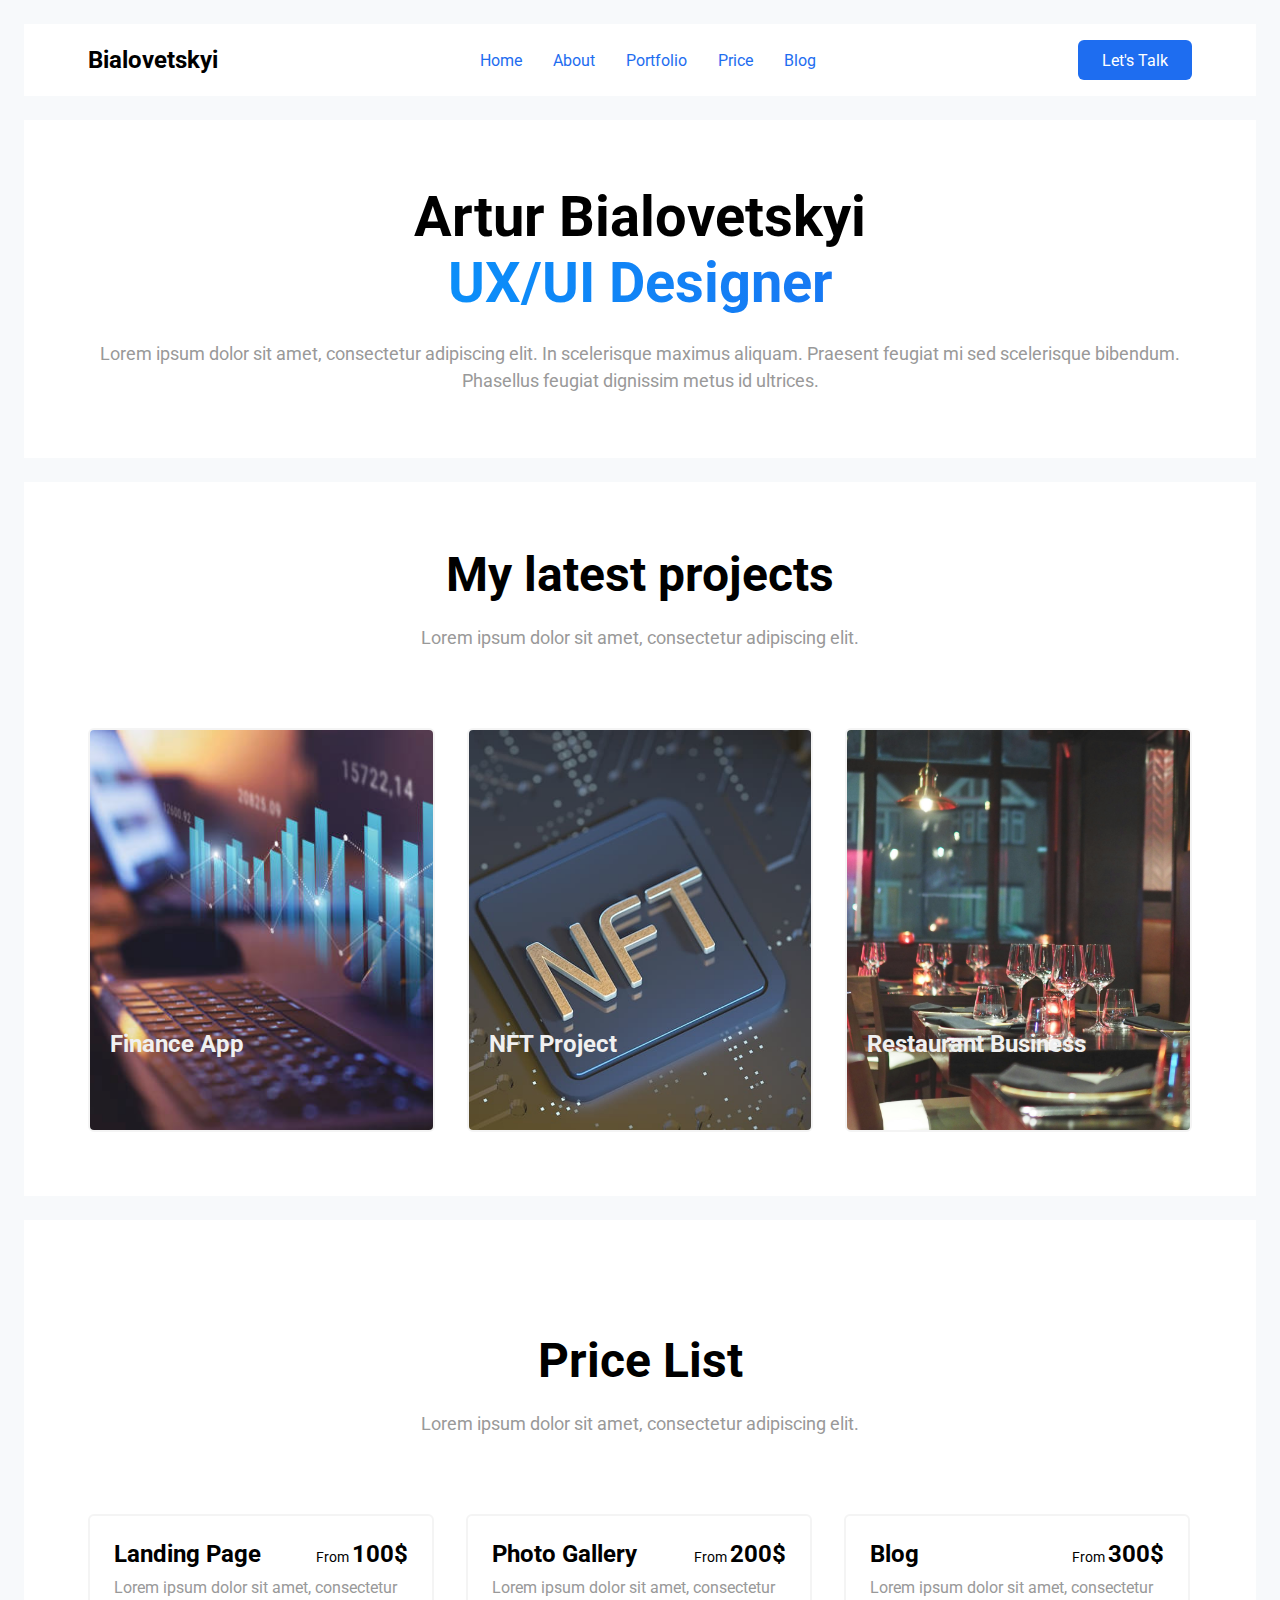
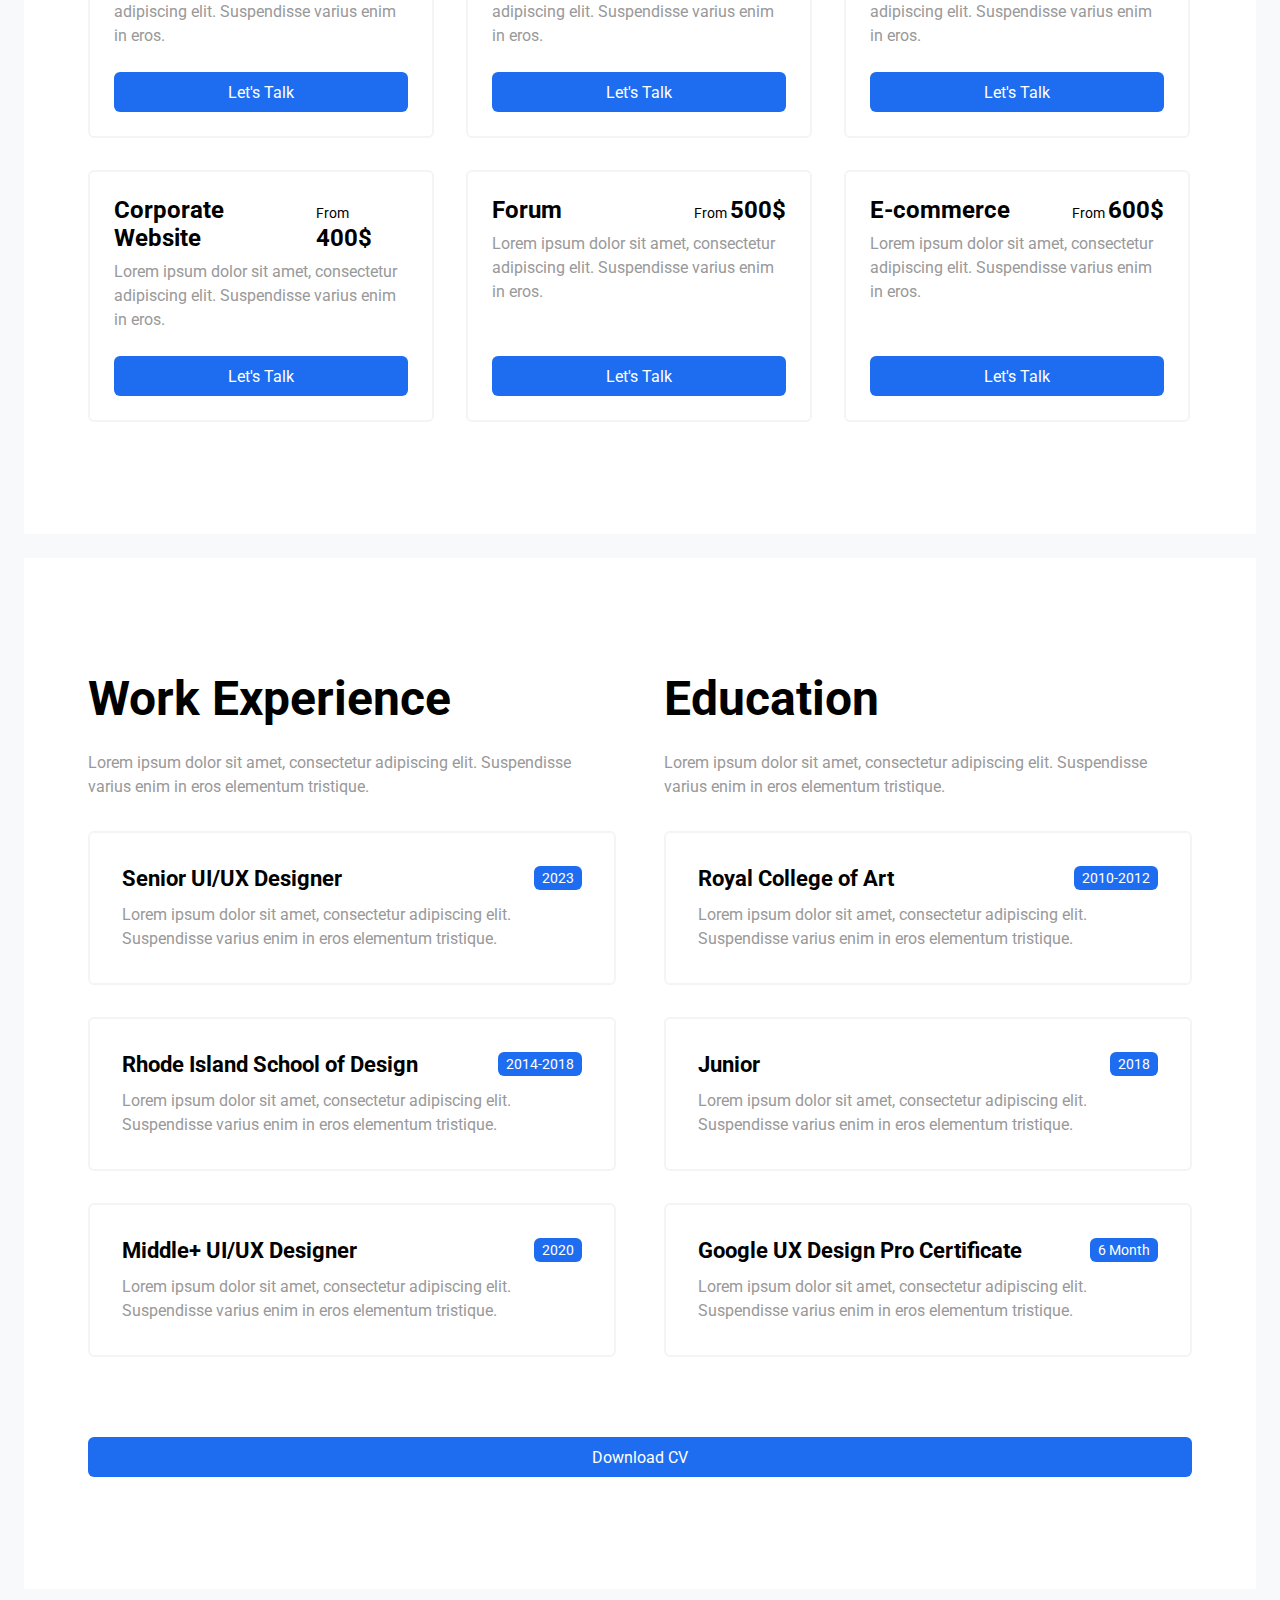
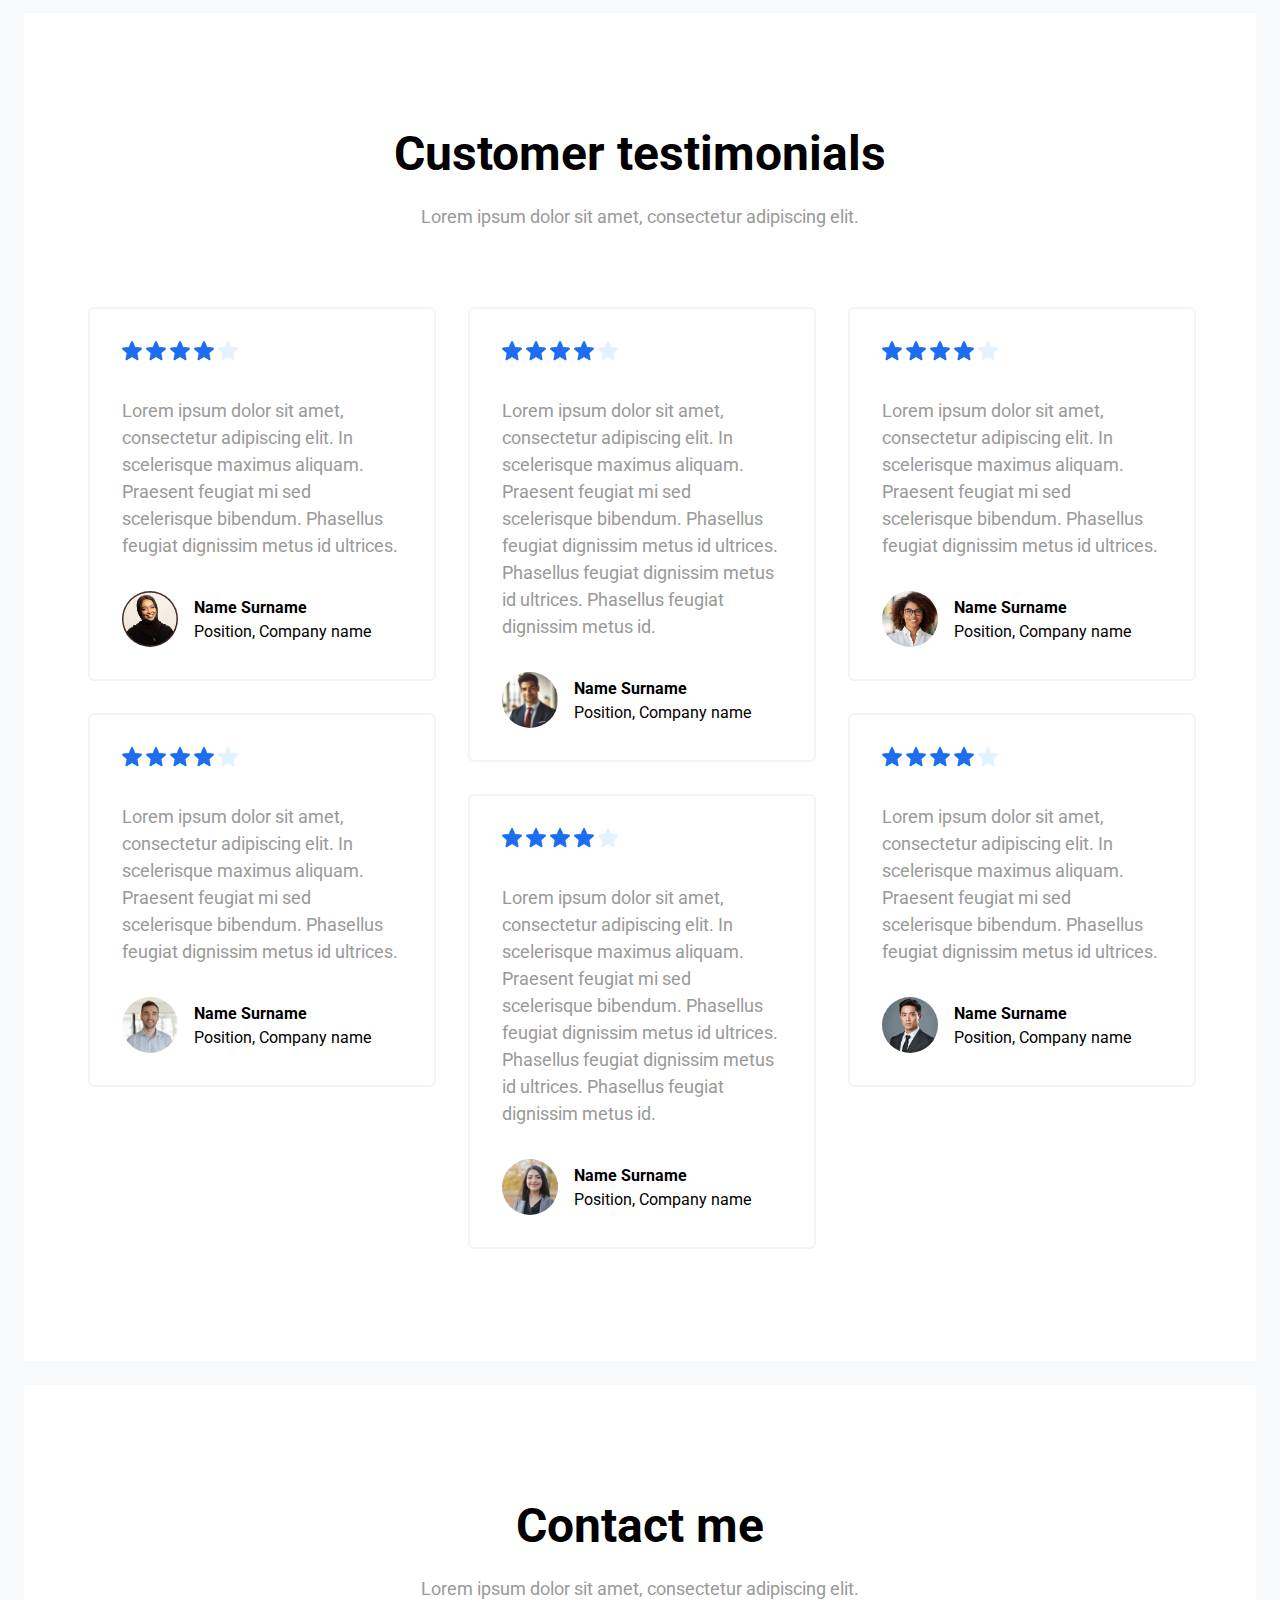
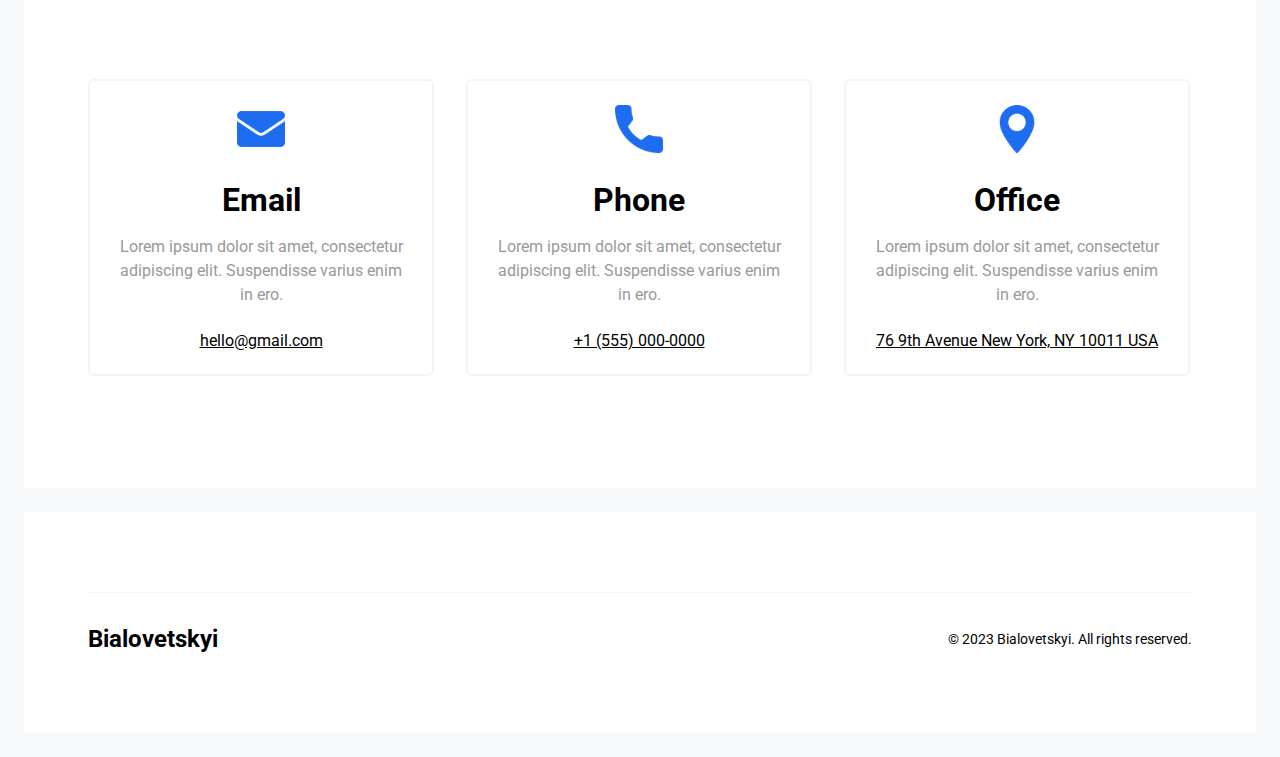
<file: index.html>
<!DOCTYPE html>
<html lang="en">
<head>
    <meta charset="UTF-8">
    <meta name="viewport" content="width=device-width, initial-scale=1.0">
    <link rel="stylesheet" href="https://fonts.googleapis.com/css?family=Roboto">
    <link rel="stylesheet" href="./css/style.css">
    <title>Bialovetskyi</title>
</head>
<body>
    <div id="blur">
    <header>
        <div class="container flex nav">
            <div class="flex jcsb ">
                <h3 class="f24"><a>Bialovetskyi</a></h3>
                <a href="javascript:void(0);" class="icon1" onclick="toggle()"><img src="./images/menu.png" alt="menu"></a>
            </div>
            <div class="topnav" id="myTopnav">
                <ul class="flex nav-list">
                    <li><a href="">Home</a></li>
                    <li><a href="">About</a></li>
                    <li><a href="">Portfolio</a></li>
                    <li><a href="">Price</a></li>
                    <li><a href="">Blog</a></li>
                </ul>
                <a href="javascript:void(0);" class="icon" onclick="toggle()"><img src="./images/menu.png" alt="menu"></a>
            </div>
            <div class="nav-btn-container">
                <button class="blue-fill-button">Let's Talk</button>
            </div>
        </div>
    </header>
    <main>
        <div class="container con1">
            <div class="flex-col">
                <h1 id="head1">Artur Bialovetskyi <span>UX/UI Designer</span></h1>
<p class="c999 lh150 f18">
Lorem ipsum dolor sit amet, consectetur adipiscing elit. In 
scelerisque maximus aliquam. Praesent feugiat mi sed scelerisque 
bibendum. Phasellus feugiat dignissim metus id ultrices. </p>
            </div>
        </div>
        <div class="flex-col container con1">
            <div class="flex-col con2">
                <h1>My latest projects</h1>
                <p class="c999 f18">Lorem ipsum dolor sit amet, consectetur adipiscing elit.</p>
            </div>
            <div class="content-container">
                <div class="flex content">
                    <div class="content-card">
                        <div class="content-img">
                            <img src="./images/finance.jpg" alt="Finance img">
                        </div>
                        <div class="content-info">
                            <div class="gap8">
                                <h2 class="f24">Finance App</h2>
                                <p>Lorem ipsum dolor sit amet, consectetur adipiscing elit. Suspendisse varius enim in eros.</p>
                            </div>
                            <ul class="content-card-list">
                                <li>UI Design</li>
                                <li>UX Research</li>
                                <li>Brand Identity</li>
                            </ul>
                            <button class="content-card-btn">View project</button>
                        </div>
                    </div>
                    <div class="content-card">
                        <div class="content-img">
                            <img src="./images/nft.jpg" alt="nft">
                        </div>
                        <div class="content-info">
                            <div class="gap8">
                                <h2 class="f24">NFT Project</h2>
                                <p>Lorem ipsum dolor sit amet, consectetur adipiscing elit. Suspendisse varius enim in eros.</p>
                            </div>
                            <ul class="content-card-list">
                                <li>Web Development</li>
                                <li>Web Flow</li>
                                <li>UI Design</li>
                            </ul>
                            <button class="content-card-btn">View project</button>
                        </div>
                    </div>
                    <div class="content-card">
                        <div class="content-img">
                            <img src="./images/restaurant.jpg" alt="restaurant img">
                        </div>
                        <div class="content-info">
                            <div class="gap8">
                                <h2 class="f24">Restaurant Business</h2>
                                <p>Lorem ipsum dolor sit amet, consectetur adipiscing elit. Suspendisse varius enim in eros.</p>
                            </div>
                            <ul class="content-card-list">
                                <li>Brand Identity</li>
                            </ul>
                            <button class="content-card-btn">View project</button>
                        </div>
                    </div>
                </div>
            </div>
        </div>
        <div class="flex-col container con3">
            <div class="flex-col con2">
                <h1>Price List</h1>
                <p class="c999 f18">Lorem ipsum dolor sit amet, consectetur adipiscing elit.</p>
            </div>
            <div class="price-list-container">
            <div class="price-list-card-grid">
                <div class="flex-col price-list-card jcsb">
                    <div class="flex-col gap8">
                        <div class="flex jcsb">
                            <h2 class="f24">Landing Page</h2>
                            <h2 class="f24"><span>From </span>100$</h2>
                        </div>
                        <p class="c999 lh150">Lorem ipsum dolor sit amet, consectetur adipiscing elit. Suspendisse varius enim in eros.</p>
                    </div>
                    <button class="blue-fill-button">Let's Talk</button>
                </div>
                <div class="flex-col price-list-card jcsb">
                    <div class="flex-col gap8">
                        <div class="flex jcsb">
                            <h2 class="f24">Photo Gallery</h2>
                            <h2 class="f24"><span>From </span>200$</h2>
                        </div>
                        <p class="c999 lh150">Lorem ipsum dolor sit amet, consectetur adipiscing elit. Suspendisse varius enim in eros.</p>
                    </div>
                    <button class="blue-fill-button">Let's Talk</button>
                </div>
                <div class="flex-col price-list-card jcsb">
                    <div class="flex-col gap8">
                        <div class="flex jcsb">
                            <h2 class="f24">Blog</h2>
                            <h2 class="f24"><span>From </span>300$</h2>
                        </div>
                        <p class="c999 lh150">Lorem ipsum dolor sit amet, consectetur adipiscing elit. Suspendisse varius enim in eros.</p>
                    </div>
                    <button class="blue-fill-button">Let's Talk</button>
                </div>
                <div class="flex-col price-list-card jcsb">
                    <div class="flex-col gap8">
                        <div class="flex jcsb">
                            <h2 class="f24">Corporate Website</h2>
                            <h2 class="f24"><span>From </span>400$</h2>
                        </div>
                    <p  class="c999 lh150">Lorem ipsum dolor sit amet, consectetur adipiscing elit. Suspendisse varius enim in eros.</p>
                    </div>
                    <button class="blue-fill-button">Let's Talk</button>
                </div>
                <div class="flex-col price-list-card jcsb">
                    <div class="flex-col gap8">
                        <div class="flex jcsb">
                            <h2 class="f24">Forum</h2>
                            <h2 class="f24"><span>From </span>500$</h2>
                        </div>
                    <p  class="c999 lh150">Lorem ipsum dolor sit amet, consectetur adipiscing elit. Suspendisse varius enim in eros.</p>
                    </div>
                    <button class="blue-fill-button">Let's Talk</button>
                </div>
                <div class="flex-col price-list-card jcsb">
                    <div class="flex-col gap8">
                        <div class="flex jcsb">
                            <h2 class="f24">E-commerce</h2>
                            <h2 class="f24"><span>From </span>600$</h2>
                        </div>
                    <p  class="c999 lh150">Lorem ipsum dolor sit amet, consectetur adipiscing elit. Suspendisse varius enim in eros.</p>
                    </div>
                    <button class="blue-fill-button">Let's Talk</button>
                </div>
            </div>
        </div>
        </div>
        <div class="container con3">
            <div class="career-list-grid flex">
                <div class="flex-col gap32" id="career-list-col1">
                <div class="flex-col career-list-grid-head">
                    <h1>Work Experience</h1>
                    <p class="c999 lh150">Lorem ipsum dolor sit amet, consectetur adipiscing elit. Suspendisse varius enim in eros elementum tristique. </p>
                </div>
                <div class="career-list-card">
                    <div class="flex career-list-card-head">
                        <h2>Senior UI/UX Designer</h2>
                        <span class="blue-fill-button">2023</span>
                    </div>
                    <p class="c999 lh150">Lorem ipsum dolor sit amet, consectetur adipiscing elit. Suspendisse varius enim in eros elementum tristique. </p>
                </div>
                <div class="career-list-card">
                    <div class="flex career-list-card-head">
                        <h2>Rhode Island School of Design</h2>
                        <span class="blue-fill-button">2014-2018</span>
                    </div>
                    <p class="c999 lh150">Lorem ipsum dolor sit amet, consectetur adipiscing elit. Suspendisse varius enim in eros elementum tristique. </p>
                </div>
                <div class="career-list-card">
                    <div class="flex career-list-card-head">
                        <h2>Middle+ UI/UX Designer</h2>
                        <span class="blue-fill-button">2020</span>
                    </div>
                    <p class="c999 lh150">Lorem ipsum dolor sit amet, consectetur adipiscing elit. Suspendisse varius enim in eros elementum tristique. </p>
                </div>
            </div>
            <div class="flex-col gap32">
                <div  class=" flex-col career-list-grid-head">
                    <h1>Education</h1>
                    <p class="c999 lh150">Lorem ipsum dolor sit amet, consectetur adipiscing elit. Suspendisse varius enim in eros elementum tristique. </p>
                </div>
                <div class="career-list-card">
                    <div class="flex career-list-card-head">
                        <h2>Royal College of Art</h2>
                        <span class="blue-fill-button">2010-2012</span>
                    </div>
                    <p class="c999 lh150">Lorem ipsum dolor sit amet, consectetur adipiscing elit. Suspendisse varius enim in eros elementum tristique. </p>
                </div>
                <div class="career-list-card">
                    <div class="flex career-list-card-head">
                        <h2>Junior</h2>
                        <span class="blue-fill-button">2018</span>
                    </div>
                    <p class="c999 lh150">Lorem ipsum dolor sit amet, consectetur adipiscing elit. Suspendisse varius enim in eros elementum tristique. </p>
                </div>
                <div class="career-list-card">
                    <div class="flex career-list-card-head">
                        <h2>Google UX Design Pro Certificate</h2>
                        <span class="blue-fill-button">6 Month</span>
                    </div>
                    <p class="c999 lh150">Lorem ipsum dolor sit amet, consectetur adipiscing elit. Suspendisse varius enim in eros elementum tristique. </p>
                </div>
            </div>
        </div>
            <button class="blue-fill-button">Download CV</button>
        </div>
        <div class="container con3">
            <div class="flex-col con2">
                <h1>Customer testimonials</h1>
                <p class="f18 c999">Lorem ipsum dolor sit amet, consectetur adipiscing elit.</p>
            </div>
            <div class="customer-container gap32">
                <div class="flex-col customer-card-col"><!-- column -->
                    <div class="customer-card flex-col">
                        <div class="mb32">
                            <img src="./images/star.png" alt="rating" class="star">
                            <img src="./images/star.png" alt="rating" class="star">
                            <img src="./images/star.png" alt="rating" class="star">
                            <img src="./images/star.png" alt="rating" class="star">
                            <img src="./images/star1.png" alt="rating" class="star">
                        </div>
                        <div class="customer-card-data mb32"><p class="c999 lh150">Lorem ipsum dolor sit amet, consectetur adipiscing elit. In scelerisque maximus aliquam. Praesent feugiat mi sed scelerisque bibendum. Phasellus feugiat dignissim metus id ultrices. </p></div>
                        <div class="flex">
                            <div class="customer-card-img">
                                <img src="./images/profile1.jpg" alt="profile">
                            </div>
                            <div class="flex-col customer-card-text">
                                <h4>Name Surname</h4>
                                <p>Position, Company name</p>
                            </div>
                        </div>
                    </div>
                    <div class="customer-card flex-col">
                        <div class="mb32">
                            <img src="./images/star.png" alt="rating" class="star">
                            <img src="./images/star.png" alt="rating" class="star">
                            <img src="./images/star.png" alt="rating" class="star">
                            <img src="./images/star.png" alt="rating" class="star">
                            <img src="./images/star1.png" alt="rating" class="star">
                        </div>
                        <div class="customer-card-data mb32"><p class="c999 lh150">Lorem ipsum dolor sit amet, consectetur adipiscing elit. In scelerisque maximus aliquam. Praesent feugiat mi sed scelerisque bibendum. Phasellus feugiat dignissim metus id ultrices. </p></div>
                        <div class="flex">
                            <div class="customer-card-img">
                                <img class="profile-left" src="./images/profile2.jpg" alt="profile">
                            </div>
                            <div class="flex-col customer-card-text">
                                <h4>Name Surname</h4>
                                <p>Position, Company name</p>
                            </div>
                        </div>
                    </div>
                </div>
                <div class="flex-col customer-card-col"><!-- column -->
                    <div class="customer-card flex-col">
                        <div class="mb32">
                            <img src="./images/star.png" alt="rating" class="star">
                            <img src="./images/star.png" alt="rating" class="star">
                            <img src="./images/star.png" alt="rating" class="star">
                            <img src="./images/star.png" alt="rating" class="star">
                            <img src="./images/star1.png" alt="rating" class="star">
                        </div>
                        <div class="customer-card-data mb32"><p class="c999 lh150">Lorem ipsum dolor sit amet, consectetur adipiscing elit. In scelerisque maximus aliquam. Praesent feugiat mi sed scelerisque bibendum. Phasellus feugiat dignissim metus id ultrices. Phasellus feugiat dignissim metus id ultrices.  Phasellus feugiat dignissim metus id. </p></div>
                        <div class="flex">
                            <div class="customer-card-img">
                                <img src="./images/profile3.jpg" alt="profile">
                            </div>
                            <div class="flex-col customer-card-text">
                                <h4>Name Surname</h4>
                                <p>Position, Company name</p>
                            </div>
                        </div>
                    </div>
                    <div class="customer-card flex-col">
                        <div class="mb32">
                            <img src="./images/star.png" alt="rating" class="star">
                            <img src="./images/star.png" alt="rating" class="star">
                            <img src="./images/star.png" alt="rating" class="star">
                            <img src="./images/star.png" alt="rating" class="star">
                            <img src="./images/star1.png" alt="rating" class="star">
                        </div>
                        <div class="customer-card-data mb32"><p class="c999 lh150">Lorem ipsum dolor sit amet, consectetur adipiscing elit. In scelerisque maximus aliquam. Praesent feugiat mi sed scelerisque bibendum. Phasellus feugiat dignissim metus id ultrices. Phasellus feugiat dignissim metus id ultrices.  Phasellus feugiat dignissim metus id. </p></div>
                        <div class="flex">
                            <div class="customer-card-img">
                                <img class="profile-left" src="./images/profile4.jpg" alt="profile">
                            </div>
                            <div class="flex-col customer-card-text">
                                <h4>Name Surname</h4>
                                <p>Position, Company name</p>
                            </div>
                        </div>
                    </div>
                </div>
                <div class="flex-col customer-card-col"><!-- column -->
                    <div class="customer-card flex-col">
                        <div class="mb32">
                            <img src="./images/star.png" alt="rating" class="star">
                            <img src="./images/star.png" alt="rating" class="star">
                            <img src="./images/star.png" alt="rating" class="star">
                            <img src="./images/star.png" alt="rating" class="star">
                            <img src="./images/star1.png" alt="rating" class="star">
                        </div>
                        <div class="customer-card-data mb32"><p class="c999 lh150">Lorem ipsum dolor sit amet, consectetur adipiscing elit. In scelerisque maximus aliquam. Praesent feugiat mi sed scelerisque bibendum. Phasellus feugiat dignissim metus id ultrices. </p></div>
                        <div class="flex">
                            <div class="customer-card-img">
                                <img class="profile-left" src="./images/profile5.jpg" alt="profile">
                            </div>
                            <div class="flex-col customer-card-text">
                                <h4>Name Surname</h4>
                                <p>Position, Company name</p>
                            </div>
                        </div>
                    </div>
                    <div class="customer-card flex-col">
                        <div class="mb32">
                            <img src="./images/star.png" alt="rating" class="star">
                            <img src="./images/star.png" alt="rating" class="star">
                            <img src="./images/star.png" alt="rating" class="star">
                            <img src="./images/star.png" alt="rating" class="star">
                            <img src="./images/star1.png" alt="rating" class="star">
                        </div>
                        <div class="customer-card-data mb32"><p class="c999 lh150">Lorem ipsum dolor sit amet, consectetur adipiscing elit. In scelerisque maximus aliquam. Praesent feugiat mi sed scelerisque bibendum. Phasellus feugiat dignissim metus id ultrices. </p></div>
                        <div class="flex">
                            <div class="customer-card-img">
                                <img class="profile-left" src="./images/profile6.jpg" alt="profile">
                            </div>
                            <div class="flex-col customer-card-text">
                                <h4>Name Surname</h4>
                                <p>Position, Company name</p>
                            </div>
                        </div>
                    </div>
                </div>
            </div>
        </div>
        <div class="container con3">
            <div class="flex-col con2">
                <h1>Contact me</h1>
                <p class="f18 c999">Lorem ipsum dolor sit amet, consectetur adipiscing elit. </p>
            </div>
            <div class="contact-grid">
                <div class="contact-card">
                    <img src="./images/email.png" alt="mail">
                     <div>
                        <div class="contact-card-head">
                            <h1>Email</h1>
                            <p class="c999 lh150">Lorem ipsum dolor sit amet, consectetur adipiscing elit. Suspendisse varius enim in ero.</p>
                        </div>
                        <a href="mailto:hello@gmail.com" target="_blank">hello@gmail.com</a>
                     </div>
                </div>
                <div class="contact-card">
                    <img src="./images/call.png" alt="phone">
                     <div>
                        <div class="contact-card-head">
                            <h1>Phone</h1>
                            <p class="c999 lh150">Lorem ipsum dolor sit amet, consectetur adipiscing elit. Suspendisse varius enim in ero.</p>
                        </div>
                        <a href="tel:+1(555)000-0000">+1 (555) 000-0000</a>
                     </div>
                </div>
                <div class="contact-card">
                    <img src="./images/maps-and-flags.png" alt="location">
                     <div>
                        <div class="contact-card-head">
                            <h1>Office</h1>
                            <p class="c999 lh150">Lorem ipsum dolor sit amet, consectetur adipiscing elit. Suspendisse varius enim in ero.</p>
                        </div>
                        <a onclick="toggle1()">76 9th Avenue New York, NY 10011 USA</a>
                     </div>
                </div>
            </div>
        </div>
    </main>
    <footer>
        <div class=" flex-col jcsb footer-container container">
            <div class="footer-content">
                <div class="flex jcsb footer-data">
                <h2>Bialovetskyi</h2>
                <p>© 2023 Bialovetskyi. All rights reserved.</p>
            </div>
            </div>
        </div>
    </footer>
</div>
<div id="popup">
    <button onclick="toggle1()"><img src="./images/close.png" alt="close"></button>
    <div style="clear: both;"></div>
    <iframe src="https://www.google.com/maps/embed?pb=!1m18!1m12!1m3!1d7359.9015676792105!2d77.06535131877425!3d11.048857125936056!2m3!1f0!2f0!3f0!3m2!1i1024!2i768!4f13.1!3m3!1m2!1s0x3ba8575ef2d262af%3A0x39009ca1eb415f65!2sTrusTrace!5e0!3m2!1sen!2sin!4v1734067877304!5m2!1sen!2sin" allowfullscreen="" loading="lazy" referrerpolicy="no-referrer-when-downgrade"></iframe>
 </div>
    <script>
        function toggle() {
            var x = document.getElementById("myTopnav");
            if (x.className === "topnav") {
                x.className += " responsive";
            } else {
                x.className = "topnav";
            }
        }

        function toggle1() {
            var blur=document.getElementById("blur");
            blur.classList.toggle("active")
            var popup=document.getElementById("popup");
            popup.classList.toggle("active")
        }
    </script>
</body>
</html>
</file>
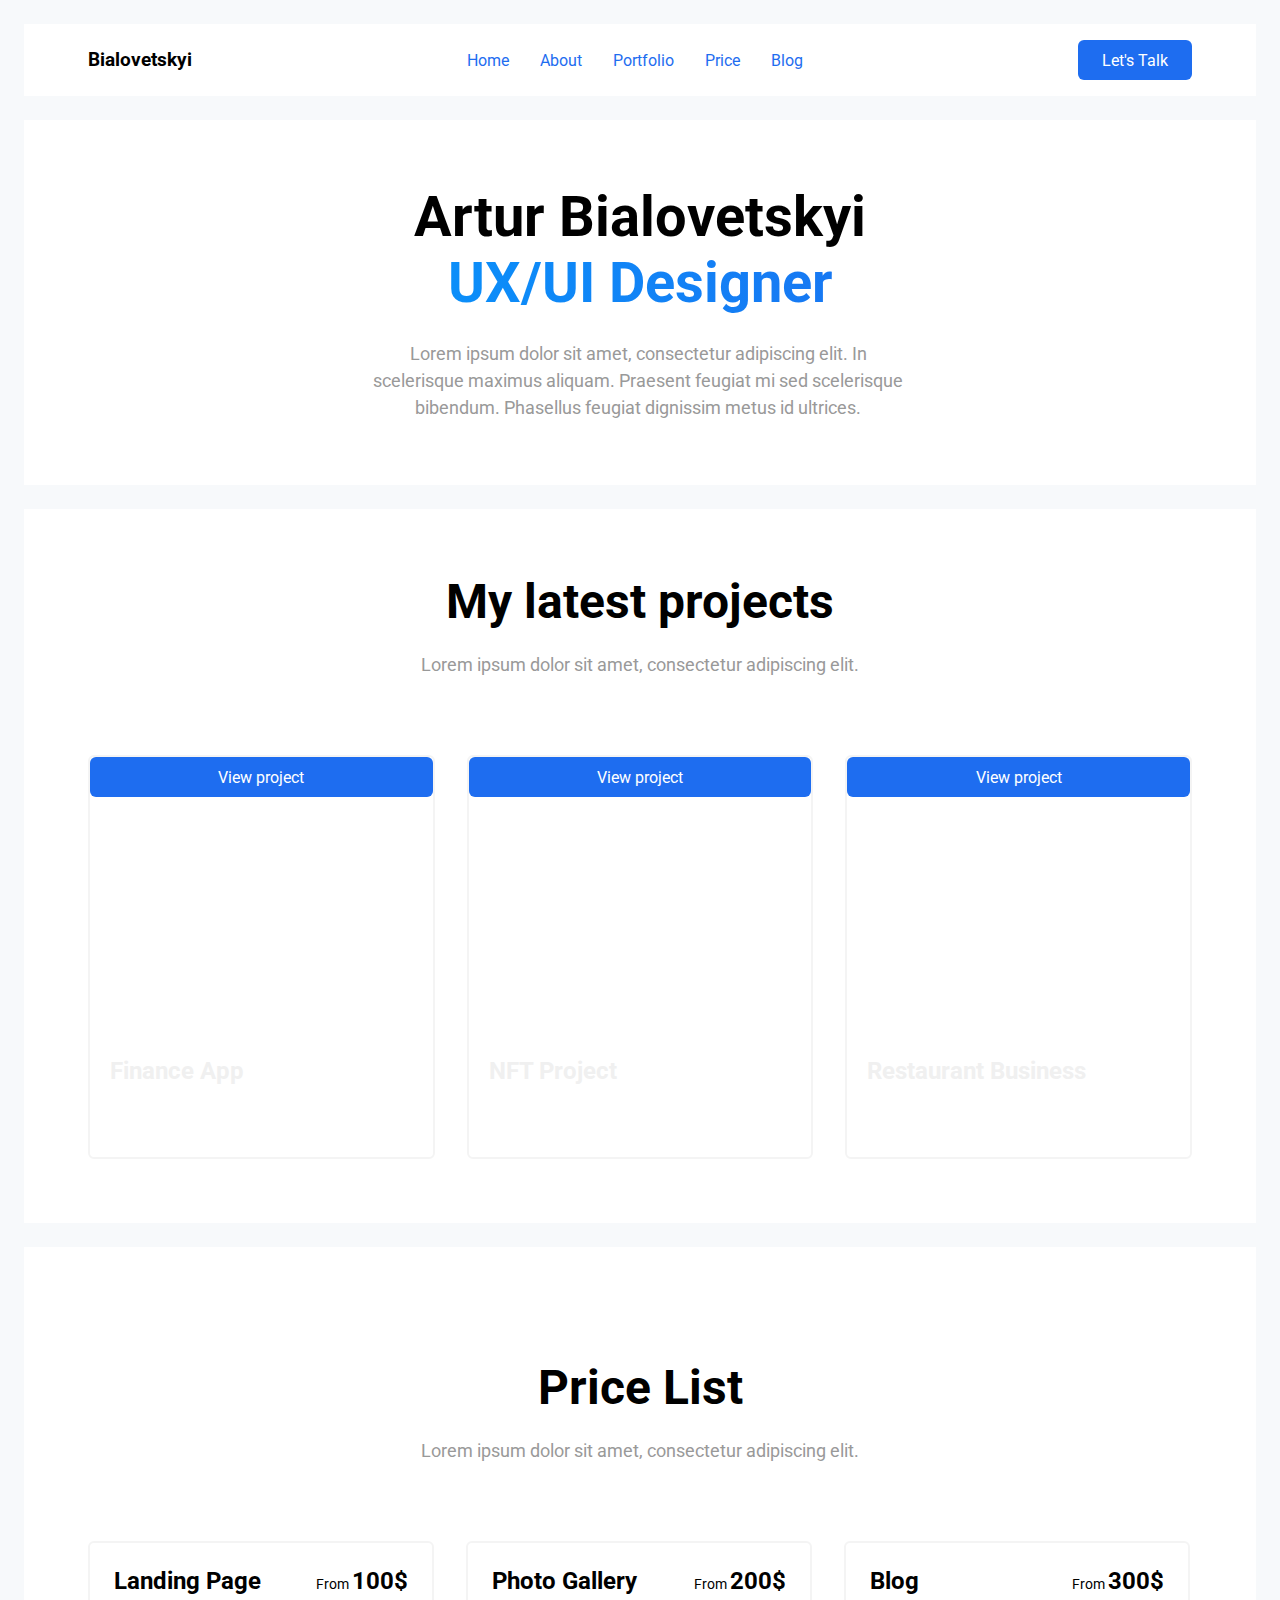
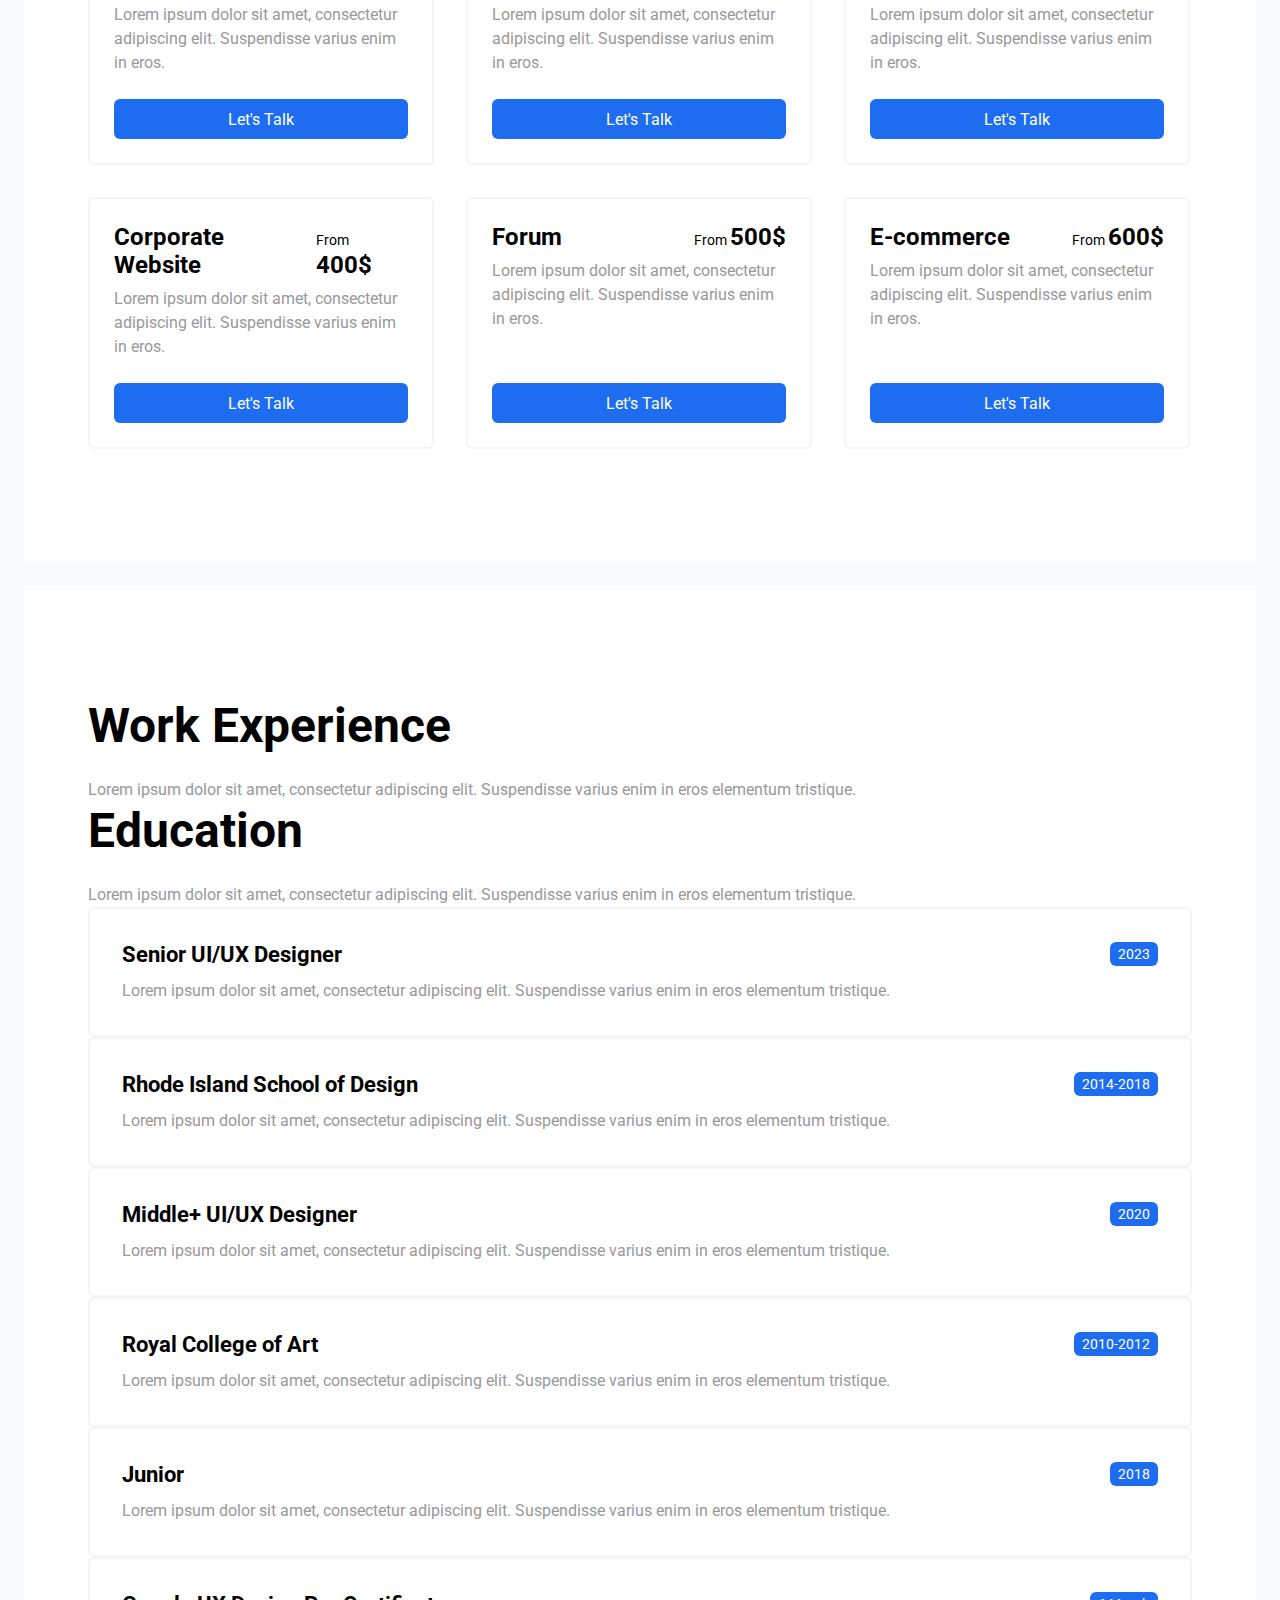
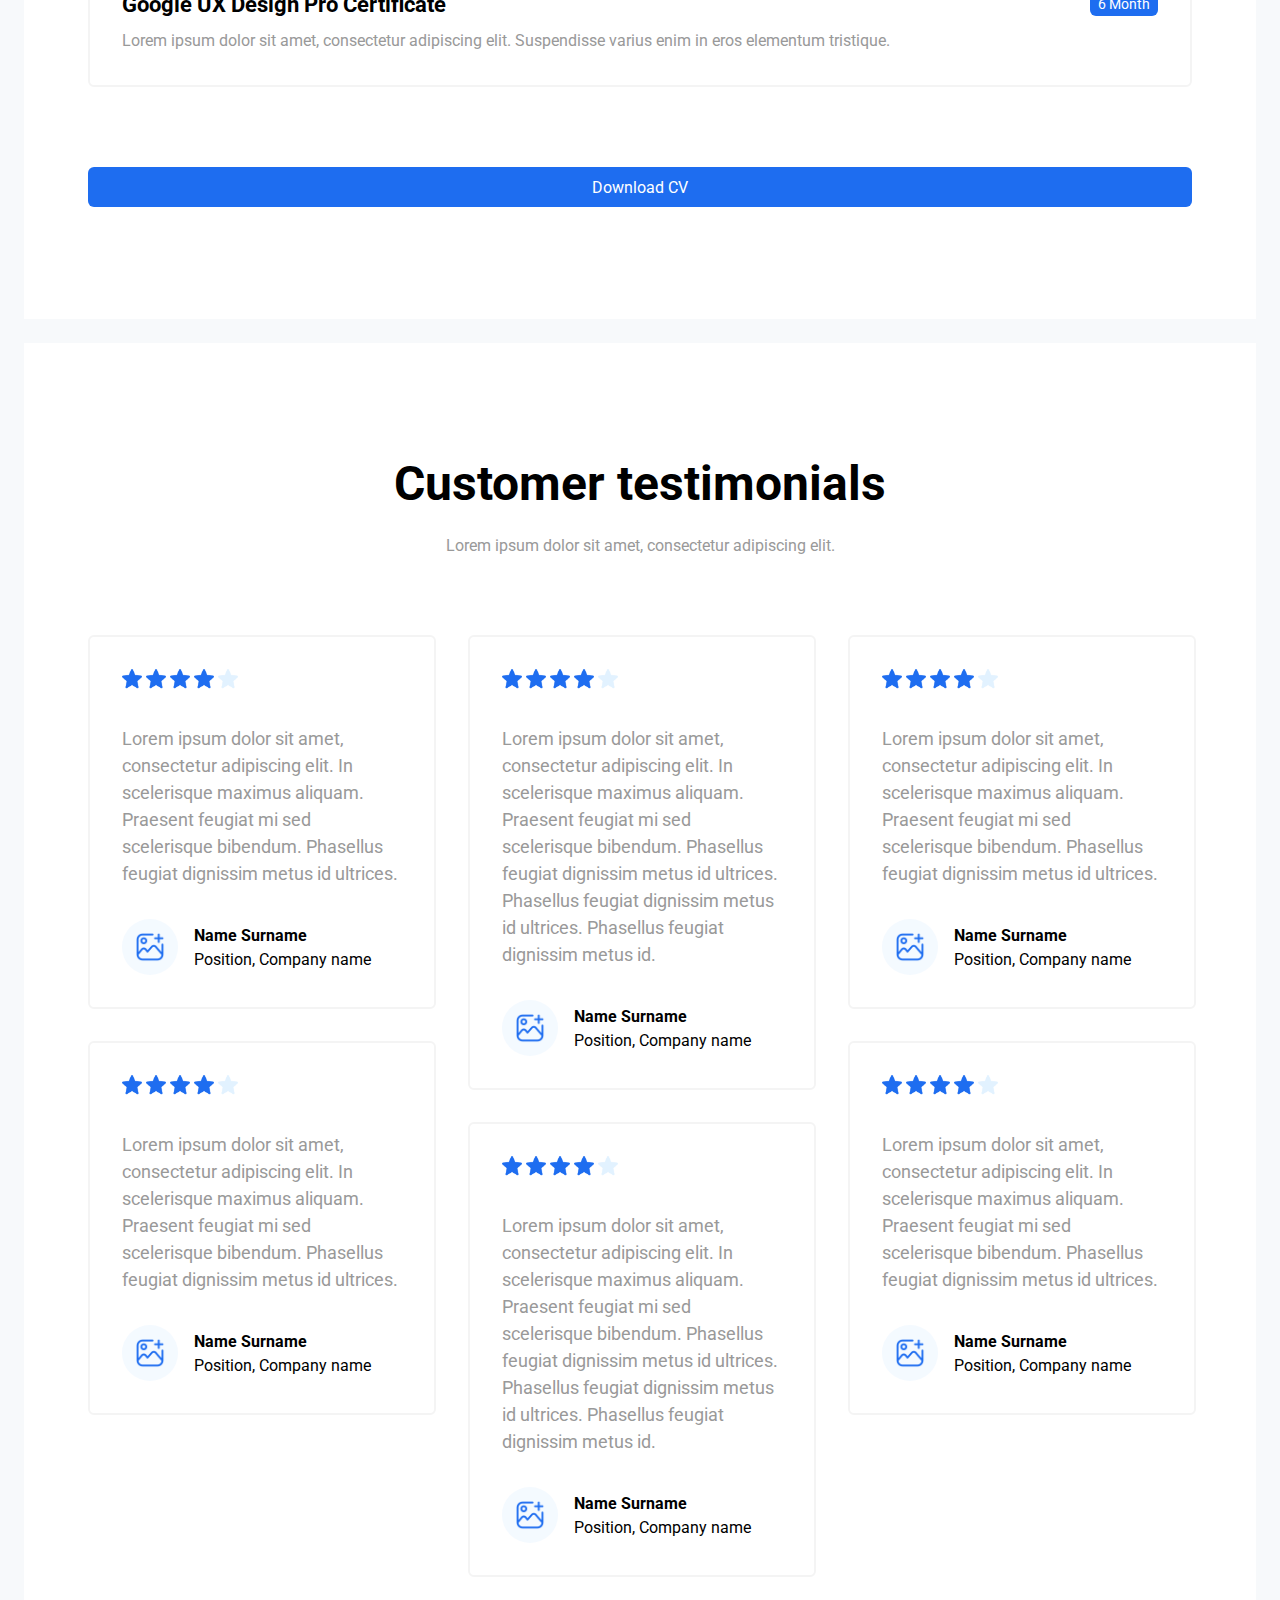
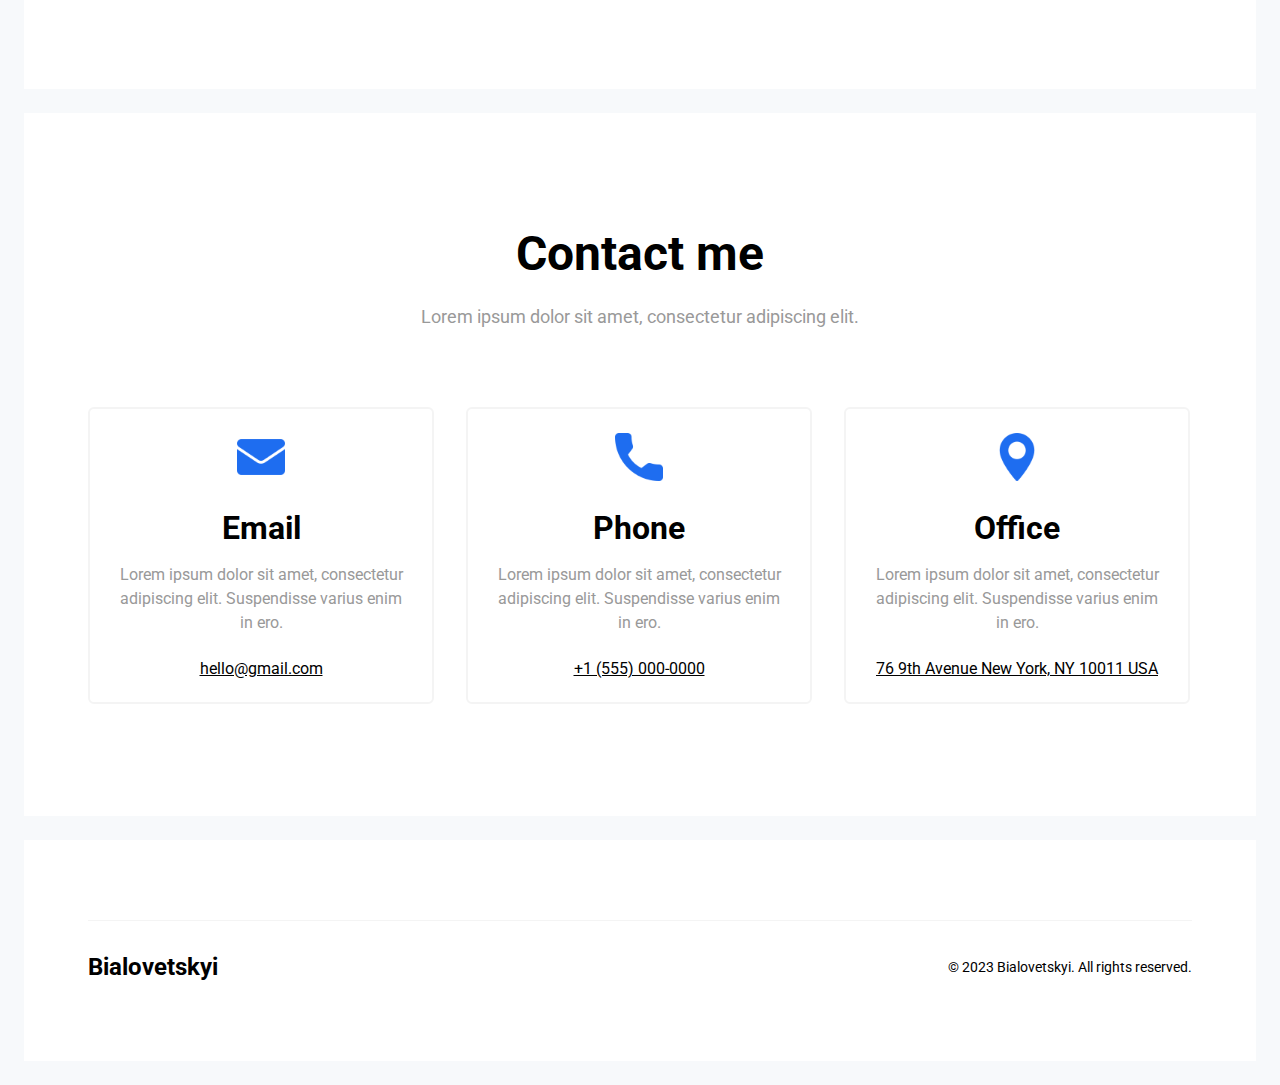
<file: home.html>
<!DOCTYPE html>
<html lang="en">
<head>
    <meta charset="UTF-8">
    <meta name="viewport" content="width=device-width, initial-scale=1.0">
    <link rel="stylesheet" href="https://fonts.googleapis.com/css?family=Roboto">
    <link rel="stylesheet" href="./css/style.css">
    <title>Home</title>
</head>
<body>
    <header>
        <div class="container flex nav">
            <div><h3>Bialovetskyi</h3></div>
            <div>
                <ul class="flex nav-list">
                    <li><a href="">Home</a></li>
                    <li><a href="">About</a></li>
                    <li><a href="">Portfolio</a></li>
                    <li><a href="">Price</a></li>
                    <li><a href="">Blog</a></li>
                </ul>
            </div>
            <div class="nav-btn-container">
                <button class="blue-fill-button">Let's Talk</button>
            </div>
        </div>
    </header>
    <main>
        <div class="container con1">
            <div class="flex-col">
                <h1 id="head1">Artur Bialovetskyi <span>UX/UI Designer</span></h1>
<pre class="c999 lh150 f18">
Lorem ipsum dolor sit amet, consectetur adipiscing elit. In 
scelerisque maximus aliquam. Praesent feugiat mi sed scelerisque 
bibendum. Phasellus feugiat dignissim metus id ultrices. </pre>
            </div>
        </div>
        <div class="flex-col container con1">
            <div class="flex-col con2">
                <h1>My latest projects</h1>
                <p class="c999 f18">Lorem ipsum dolor sit amet, consectetur adipiscing elit.</p>
            </div>
            <div>
                <div class="flex content">
                    <div class="flex-col content-card">
                        <div class="content-img"></div>
                        <div class="flex-col content-info">
                            <div class="flex-col gap8">
                                <h2 class="f24">Finance App</h2>
                                <p class="c999 lh150">Lorem ipsum dolor sit amet, consectetur adipiscing elit. Suspendisse varius enim in eros.</p>
                            </div>
                            <ul class="flex content-card-list">
                                <li>UI Design</li>
                                <li>UX Research</li>
                                <li>Brand Identity</li>
                            </ul>
                            <button class="blue-fill-button">View project</button>
                        </div>
                    </div>
                    <div class="flex-col content-card">
                        <div class="content-img"></div>
                        <div class="flex-col content-info">
                            <div class="flex-col gap8">
                                <h2 class="f24">NFT Project</h2>
                                <p class="c999 lh150 f18">Lorem ipsum dolor sit amet, consectetur adipiscing elit. Suspendisse varius enim in eros.</p>
                            </div>
                            <ul class="flex content-card-list">
                                <li>Web Development</li>
                                <li>Web Flow</li>
                                <li>UI Design</li>
                            </ul>
                            <button class="blue-fill-button">View project</button>
                        </div>
                    </div>
                    <div class="flex-col content-card">
                        <div class="content-img"></div>
                        <div class="flex-col content-info">
                            <div class="flex-col gap8">
                                <h2 class="f24">Restaurant Business</h2>
                                <p class="c999 lh150">Lorem ipsum dolor sit amet, consectetur adipiscing elit. Suspendisse varius enim in eros.</p>
                            </div>
                            <ul class="flex content-card-list">
                                <li>Brand Identity</li>
                            </ul>
                            <button class="blue-fill-button">View project</button>
                        </div>
                    </div>
                </div>
            </div>
        </div>
        <div class="flex-col container con3">
            <div class="flex-col con2">
                <h1>Price List</h1>
                <p class="c999 f18">Lorem ipsum dolor sit amet, consectetur adipiscing elit.</p>
            </div>
            <div class="price-list-card-grid">
                <div class="flex-col price-list-card jcsb">
                    <div class="flex-col gap8">
                        <div class="flex jcsb">
                            <h2 class="f24">Landing Page</h2>
                            <h2><span>From </span>100$</h2>
                        </div>
                        <p class="c999 lh150">Lorem ipsum dolor sit amet, consectetur adipiscing elit. Suspendisse varius enim in eros.</p>
                    </div>
                    <button class="blue-fill-button">Let's Talk</button>
                </div>
                <div class="flex-col price-list-card jcsb">
                    <div class="flex-col gap8">
                        <div class="flex jcsb">
                            <h2 class="f24">Photo Gallery</h2>
                            <h2><span>From </span>200$</h2>
                        </div>
                        <p class="c999 lh150">Lorem ipsum dolor sit amet, consectetur adipiscing elit. Suspendisse varius enim in eros.</p>
                    </div>
                    <button class="blue-fill-button">Let's Talk</button>
                </div>
                <div class="flex-col price-list-card jcsb">
                    <div class="flex-col gap8">
                        <div class="flex jcsb">
                            <h2 class="f24">Blog</h2>
                            <h2><span>From </span>300$</h2>
                        </div>
                        <p class="c999 lh150">Lorem ipsum dolor sit amet, consectetur adipiscing elit. Suspendisse varius enim in eros.</p>
                    </div>
                    <button class="blue-fill-button">Let's Talk</button>
                </div>
                <div class="flex-col price-list-card jcsb">
                    <div class="flex-col gap8">
                        <div class="flex jcsb">
                            <h2 class="f24">Corporate Website</h2>
                            <h2><span>From </span>400$</h2>
                        </div>
                    <p  class="c999 lh150">Lorem ipsum dolor sit amet, consectetur adipiscing elit. Suspendisse varius enim in eros.</p>
                    </div>
                    <button class="blue-fill-button">Let's Talk</button>
                </div>
                <div class="flex-col price-list-card jcsb">
                    <div class="flex-col gap8">
                        <div class="flex jcsb">
                            <h2 class="f24">Forum</h2>
                            <h2><span>From </span>500$</h2>
                        </div>
                    <p  class="c999 lh150">Lorem ipsum dolor sit amet, consectetur adipiscing elit. Suspendisse varius enim in eros.</p>
                    </div>
                    <button class="blue-fill-button">Let's Talk</button>
                </div>
                <div class="flex-col price-list-card jcsb">
                    <div class="flex-col gap8">
                        <div class="flex jcsb">
                            <h2 class="f24">E-commerce</h2>
                            <h2><span>From </span>600$</h2>
                        </div>
                    <p  class="c999 lh150">Lorem ipsum dolor sit amet, consectetur adipiscing elit. Suspendisse varius enim in eros.</p>
                    </div>
                    <button class="blue-fill-button">Let's Talk</button>
                </div>
            </div>
        </div>
        <div class="container con3">
            <div class="career-list-grid">
                <div class="flex-col career-list-grid-head">
                    <h1>Work Experience</h1>
                    <p class="c999 lh150">Lorem ipsum dolor sit amet, consectetur adipiscing elit. Suspendisse varius enim in eros elementum tristique. </p>
                </div>
                <div  class=" flex-col career-list-grid-head">
                    <h1>Education</h1>
                    <p class="c999 lh150">Lorem ipsum dolor sit amet, consectetur adipiscing elit. Suspendisse varius enim in eros elementum tristique. </p>
                </div>
                <div class="career-list-card">
                    <div class="flex career-list-card-head">
                        <h2>Senior UI/UX Designer</h2>
                        <span class="blue-fill-button">2023</span>
                    </div>
                    <p class="c999 lh150">Lorem ipsum dolor sit amet, consectetur adipiscing elit. Suspendisse varius enim in eros elementum tristique. </p>
                </div>
                <div class="career-list-card">
                    <div class="flex career-list-card-head">
                        <h2>Rhode Island School of Design</h2>
                        <span class="blue-fill-button">2014-2018</span>
                    </div>
                    <p class="c999 lh150">Lorem ipsum dolor sit amet, consectetur adipiscing elit. Suspendisse varius enim in eros elementum tristique. </p>
                </div>
                <div class="career-list-card">
                    <div class="flex career-list-card-head">
                        <h2>Middle+ UI/UX Designer</h2>
                        <span class="blue-fill-button">2020</span>
                    </div>
                    <p class="c999 lh150">Lorem ipsum dolor sit amet, consectetur adipiscing elit. Suspendisse varius enim in eros elementum tristique. </p>
                </div>
                <div class="career-list-card">
                    <div class="flex career-list-card-head">
                        <h2>Royal College of Art</h2>
                        <span class="blue-fill-button">2010-2012</span>
                    </div>
                    <p class="c999 lh150">Lorem ipsum dolor sit amet, consectetur adipiscing elit. Suspendisse varius enim in eros elementum tristique. </p>
                </div>
                <div class="career-list-card">
                    <div class="flex career-list-card-head">
                        <h2>Junior</h2>
                        <span class="blue-fill-button">2018</span>
                    </div>
                    <p class="c999 lh150">Lorem ipsum dolor sit amet, consectetur adipiscing elit. Suspendisse varius enim in eros elementum tristique. </p>
                </div>
                <div class="career-list-card">
                    <div class="flex career-list-card-head">
                        <h2>Google UX Design Pro Certificate</h2>
                        <span class="blue-fill-button">6 Month</span>
                    </div>
                    <p class="c999 lh150">Lorem ipsum dolor sit amet, consectetur adipiscing elit. Suspendisse varius enim in eros elementum tristique. </p>
                </div>
            </div>
            <button class="blue-fill-button">Download CV</button>
        </div>
        <div class="container con3">
            <div class="flex-col con2">
                <h1>Customer testimonials</h1>
                <p class="c999">Lorem ipsum dolor sit amet, consectetur adipiscing elit.</p>
            </div>
            <div class="flex gap32">
                <div class="flex-col customer-card-col"><!-- column -->
                    <div class="customer-card flex-col">
                        <div class="mb32">
                            <img src="./images/star.png" alt="rating" class="star">
                            <img src="./images/star.png" alt="rating" class="star">
                            <img src="./images/star.png" alt="rating" class="star">
                            <img src="./images/star.png" alt="rating" class="star">
                            <img src="./images/star1.png" alt="rating" class="star">
                        </div>
                        <div class="customer-card-data mb32"><p class="c999 lh150">Lorem ipsum dolor sit amet, consectetur adipiscing elit. In scelerisque maximus aliquam. Praesent feugiat mi sed scelerisque bibendum. Phasellus feugiat dignissim metus id ultrices. </p></div>
                        <div class="flex">
                            <div class="customer-card-img"></div>
                            <div class="flex-col customer-card-text">
                                <h4>Name Surname</h4>
                                <p>Position, Company name</p>
                            </div>
                        </div>
                    </div>
                    <div class="customer-card flex-col">
                        <div class="mb32">
                            <img src="./images/star.png" alt="rating" class="star">
                            <img src="./images/star.png" alt="rating" class="star">
                            <img src="./images/star.png" alt="rating" class="star">
                            <img src="./images/star.png" alt="rating" class="star">
                            <img src="./images/star1.png" alt="rating" class="star">
                        </div>
                        <div class="customer-card-data mb32"><p class="c999 lh150">Lorem ipsum dolor sit amet, consectetur adipiscing elit. In scelerisque maximus aliquam. Praesent feugiat mi sed scelerisque bibendum. Phasellus feugiat dignissim metus id ultrices. </p></div>
                        <div class="flex">
                            <div class="customer-card-img"></div>
                            <div class="flex-col customer-card-text">
                                <h4>Name Surname</h4>
                                <p>Position, Company name</p>
                            </div>
                        </div>
                    </div>
                </div>
                <div class="flex-col customer-card-col"><!-- column -->
                    <div class="customer-card flex-col">
                        <div class="mb32">
                            <img src="./images/star.png" alt="rating" class="star">
                            <img src="./images/star.png" alt="rating" class="star">
                            <img src="./images/star.png" alt="rating" class="star">
                            <img src="./images/star.png" alt="rating" class="star">
                            <img src="./images/star1.png" alt="rating" class="star">
                        </div>
                        <div class="customer-card-data mb32"><p class="c999 lh150">Lorem ipsum dolor sit amet, consectetur adipiscing elit. In scelerisque maximus aliquam. Praesent feugiat mi sed scelerisque bibendum. Phasellus feugiat dignissim metus id ultrices. Phasellus feugiat dignissim metus id ultrices.  Phasellus feugiat dignissim metus id. </p></div>
                        <div class="flex">
                            <div class="customer-card-img"></div>
                            <div class="flex-col customer-card-text">
                                <h4>Name Surname</h4>
                                <p>Position, Company name</p>
                            </div>
                        </div>
                    </div>
                    <div class="customer-card flex-col">
                        <div class="mb32">
                            <img src="./images/star.png" alt="rating" class="star">
                            <img src="./images/star.png" alt="rating" class="star">
                            <img src="./images/star.png" alt="rating" class="star">
                            <img src="./images/star.png" alt="rating" class="star">
                            <img src="./images/star1.png" alt="rating" class="star">
                        </div>
                        <div class="customer-card-data mb32"><p class="c999 lh150">Lorem ipsum dolor sit amet, consectetur adipiscing elit. In scelerisque maximus aliquam. Praesent feugiat mi sed scelerisque bibendum. Phasellus feugiat dignissim metus id ultrices. Phasellus feugiat dignissim metus id ultrices.  Phasellus feugiat dignissim metus id. </p></div>
                        <div class="flex">
                            <div class="customer-card-img"></div>
                            <div class="flex-col customer-card-text">
                                <h4>Name Surname</h4>
                                <p>Position, Company name</p>
                            </div>
                        </div>
                    </div>
                </div>
                <div class="flex-col customer-card-col"><!-- column -->
                    <div class="customer-card flex-col">
                        <div class="mb32">
                            <img src="./images/star.png" alt="rating" class="star">
                            <img src="./images/star.png" alt="rating" class="star">
                            <img src="./images/star.png" alt="rating" class="star">
                            <img src="./images/star.png" alt="rating" class="star">
                            <img src="./images/star1.png" alt="rating" class="star">
                        </div>
                        <div class="customer-card-data mb32"><p class="c999 lh150">Lorem ipsum dolor sit amet, consectetur adipiscing elit. In scelerisque maximus aliquam. Praesent feugiat mi sed scelerisque bibendum. Phasellus feugiat dignissim metus id ultrices. </p></div>
                        <div class="flex">
                            <div class="customer-card-img"></div>
                            <div class="flex-col customer-card-text">
                                <h4>Name Surname</h4>
                                <p>Position, Company name</p>
                            </div>
                        </div>
                    </div>
                    <div class="customer-card flex-col">
                        <div class="mb32">
                            <img src="./images/star.png" alt="rating" class="star">
                            <img src="./images/star.png" alt="rating" class="star">
                            <img src="./images/star.png" alt="rating" class="star">
                            <img src="./images/star.png" alt="rating" class="star">
                            <img src="./images/star1.png" alt="rating" class="star">
                        </div>
                        <div class="customer-card-data mb32"><p class="c999 lh150">Lorem ipsum dolor sit amet, consectetur adipiscing elit. In scelerisque maximus aliquam. Praesent feugiat mi sed scelerisque bibendum. Phasellus feugiat dignissim metus id ultrices. </p></div>
                        <div class="flex">
                            <div class="customer-card-img"></div>
                            <div class="flex-col customer-card-text">
                                <h4>Name Surname</h4>
                                <p>Position, Company name</p>
                            </div>
                        </div>
                    </div>
                </div>
            </div>
        </div>
        <div class="container con3">
            <div class="flex-col con2">
                <h1>Contact me</h1>
                <p class="f18 c999">Lorem ipsum dolor sit amet, consectetur adipiscing elit. </p>
            </div>
            <div class="contact-grid">
                <div class="contact-card">
                    <img src="./images/email.png" alt="mail">
                     <div>
                        <div class="contact-card-head">
                            <h1>Email</h1>
                            <p class="c999 lh150">Lorem ipsum dolor sit amet, consectetur adipiscing elit. Suspendisse varius enim in ero.</p>
                        </div>
                        <a>hello@gmail.com</a>
                     </div>
                </div>
                <div class="contact-card">
                    <img src="./images/call.png" alt="phone">
                     <div>
                        <div class="contact-card-head">
                            <h1>Phone</h1>
                            <p class="c999 lh150">Lorem ipsum dolor sit amet, consectetur adipiscing elit. Suspendisse varius enim in ero.</p>
                        </div>
                        <a>+1 (555) 000-0000</a>
                     </div>
                </div>
                <div class="contact-card">
                    <img src="./images/maps-and-flags.png" alt="location">
                     <div>
                        <div class="contact-card-head">
                            <h1>Office</h1>
                            <p class="c999 lh150">Lorem ipsum dolor sit amet, consectetur adipiscing elit. Suspendisse varius enim in ero.</p>
                        </div>
                        <a>76 9th Avenue New York, NY 10011 USA</a>
                     </div>
                </div>
            </div>
        </div>
    </main>
    <footer>
        <div class=" flex-col jcsb footer-container container">
            <div class="footer-content">
                <div class="flex jcsb footer-data">
                <h2>Bialovetskyi</h2>
                <p>© 2023 Bialovetskyi. All rights reserved.</p>
            </div>
            </div>
        </div>
    </footer>
</body>
</html>
</file>
<file: css/style.css>
* {
    margin: 0;
    padding: 0;
    font-family: Roboto;
}

body {
    background-color: #F7F9FB;
}

.container {
    width: 1232px;
    background-color: white;
    margin: 24px auto;
}

.gap8 {
    gap: 8px;
}

.gap24 {
    gap: 24px;
}

.gap32 {
    gap: 32px;
}

.flex {
    display: flex;
}

.jcsb {
    justify-content: space-between;
}

.lh150 {
    line-height: 150%;
}

.f14 {
    font-size: 0.875rem;
}

.f16 {
    font-size: 1rem;
}

.f18 {
    font-size: 1.125rem;
}

.f24 {
    font-size: 1.5rem;
}

.f48 {
    font-size: 3rem;
}

.f56 {
    font-size: 3.5rem;
}

.flex-col {
    display: flex;
    flex-direction: column;
}

.mb32 {
    margin-bottom: 32px;
}

.c999 {
    color: #999;
}

.nav {
    justify-content: space-between;
    padding: 16px 64px;
    box-sizing: border-box;
    align-items: center;
}

.nav h3 {
    cursor: pointer;
}

.nav-list {
    list-style: none;
    width: 346px;
    justify-content: space-between;
}

.nav-list li{
    padding: 5px;
}

.nav-list a {
    text-decoration: none;
    color: #1E6DF0;
}

.nav-list li:hover{
    background-color: #1E6DF0;
    border-radius: 6px;
}

.nav-list li:hover a{
    color: #fff;
}

.nav-btn-container {
    width: 114px;
}

.blue-fill-button {
    height: 40px;
    width: 100%;
    background-color: #1E6DF0;
    padding: 8px 24px;
    color: white;
    border: none;
    border-radius: 6px;
    font-size: 1rem;
    cursor: pointer;
}

.blue-fill-button:hover {
    box-shadow: 0 0 5px #00000086;
    font-weight: bold;
}

.con1 {
    padding: 64px;
    box-sizing: border-box;
    text-align: center;
}

.con2 {
    margin-bottom: 80px;
}

.con2 h1 {
    font-size: 3rem;
    margin-bottom: 24px;
}

#head1 {
    font-weight: bold;
    font-size: 3.5rem;
    padding-bottom: 24px;
}

#head1 span {
    display: block;
    background: linear-gradient(270deg,#2264ED 0%,#00A3FF 100%); 
    -webkit-text-fill-color: transparent; 
    -webkit-background-clip: text;
}

.content-info {
    position: relative;
    z-index: 1;
}

.content-info h2 {
    position: absolute;
    inset: 300px auto auto 20px;
    margin: 0;
    transition: inset 0.3s 0.3s ease-out;
}

.content-info p, .content-card-list, .content-card-btn {
    position: absolute;
    opacity: 0;
    max-width: 90%;
    transition: opacity 0.3s ease-out;
}

.content-info p {
    inset: 190px auto auto 20px;
}

.content-img img {
    position: absolute;
    object-fit: cover;
    width: 100%;
    height: 100%;
    top: 0;
    left: 0;
    opacity: 0.9;
    transition: opacity 0.2s ease-out;
}

.content-card:first-child {
    margin-left: 0;
}

.content-card:last-child {
    margin-right: 0;
}

.content-card {
    height: 400px;
    width: 400px;
    margin:0 16px;
    text-align: left;
    border: 2px solid #f4f4f4;
    border-radius: 6px;
    position: relative;
    overflow: hidden;
    color: rgb(240, 240, 240);
}

.content-card-list {
    inset: 260px auto auto 20px;
    list-style: none;
    display: flex;
    gap: 10px;
    padding: 0;
    color: inherit;
}

.content-card-list li {
    cursor: pointer;
    border-radius: 6px;
    background: rgba(255, 255, 255, 0.2);
    padding: 5px;
    font-size: 0.875rem;
}

.content-card-btn {
    inset: 310px 0 auto 20px;
    background-color: #0000003e;
    color: white;
    border: none;
    padding: 10px 15px;
    border-radius: 6px;
    cursor: pointer;
    text-transform: uppercase;
}

.content-card-btn:hover {
    background-color: #00000093;
    transition: color 0.5s 0.1s ease-in;
  }

.content-card:hover h2 {
    inset: 150px 0 100px 20px;
    transition: inset 0.3s ease-out;
}

.content-card-list li:hover {
    background-color: #ffffffc3;
    color: black;
    transition: color 0.3s 0.1s ease-in;
}

.content-card:hover p,
.content-card:hover .content-card-list,
.content-card:hover .content-card-btn {
    opacity: 1;
    transition: opacity 0.5s 0.1s ease-in;
}

.content-card:hover .content-img img {
    transition: opacity 0.3s ease-in;
    opacity: 1;
}

.content-card-list li:first-child {
    margin-left: 0;
}

.content-card-list li:last-child {
    margin-right: 0;
}

.con3 {
    padding: 112px 64px;
    text-align: center;
    box-sizing: border-box;
}

.price-list-card-grid {
    display: grid;
    grid-template-columns: 346px 346px 346px;
    gap: 32px;
}

.price-list-card {
    text-align: left;
    padding: 24px;
    border: 2px solid #f4f4f4;
    border-radius: 6px;
}

.price-list-card > div {
    margin-bottom: 24px;
}

.price-list-card h2 {
   font-size: 1.5rem;
}

.price-list-card span {
    font: 0.875rem Roboto;
}

.career-list-grid {
    text-align: left;
    column-gap: 48px;
    margin-bottom: 80px;
}

.career-list-grid-head h1 {
    font-size: 3rem;
    margin-bottom: 24px;
}

.career-list-grid-head p, .career-list-card p {
    font-size: 1rem;
}

.career-list-card {
    padding: 32px;
    border: 2px solid #f4f4f4;
    border-radius: 6px;
}

.career-list-card-head {
    justify-content: space-between;
    align-items: center;
    margin-bottom: 12px;
}

.career-list-card-head h2 {
    font-size: 1.4rem;
}

.career-list-card-head span{
    width: max-content;
    height: inherit;
    padding: 4px 8px;
    font-size: 0.875rem;
}

.contact-grid {
    display: grid;
    grid-template-columns: 346px 346px 346px;
    gap: 32px;
}

.contact-card {
    padding: 24px;
    border: 2px solid #f4f4f4;
    border-radius: 6px;
}
.contact-card a {
    text-decoration: underline;
    color: #000;
    cursor: pointer;
}

.contact-card img {
    height: 48px;
    width: 48px;
    margin-bottom: 24px;
}

.contact-card-head {
    margin-bottom: 24px;
}

.contact-card-head h1 {
    margin-bottom: 16px;
}

.star {
    width: 20px;
    object-fit: contain;
}

.customer-container {
    display: flex;
}

.customer-card {
    text-align: left;
    padding: 32px;
    box-sizing: border-box;
    border: 2px solid #f4f4f4;
    border-radius: 6px;
    width: 348px;
}

.customer-card-data p{
    font-size: 1.125rem;
}

.customer-card-img {
    height: 56px;
    width: 56px;
    border-radius: 28px;
    position: relative;
    background: url(../images/image.png) no-repeat;
    background-color: #f4faff;
    background-size: 30px;
    background-position: center;
    margin-right: 16px;
    overflow: hidden;
}
.customer-card-img img {
    position: absolute;
    height: inherit;
    object-fit: cover;   
}

.profile-left {
    left: -13px;
}

.customer-card-text {
    justify-content: center;
    font-size: 1rem;
    row-gap: 5px;
}

.customer-card-col {
    row-gap: 32px;
}

footer {
    margin: 24px auto;
}

.footer-container {
    padding: 80px 64px;
    box-sizing: border-box;
}

.footer-content {
    border-top: 1px solid #f4f4f4;
}

.footer-data h2{
    font-size: 1.5rem;
}

.footer-data p{
    font-size: 0.875rem;
}

.footer-data {
    margin-top: 32px;
    align-items: center;
}

.topnav {
    position: relative;
}

.nav:has(.topnav) .icon1, .topnav .icon {
    display: none;
}

#blur.active {
    filter: blur(20px);
    pointer-events: none;
    user-select: none;
}

#popup {
    position: fixed;
    width: max-content;
    top:10vh;
    left: 15vw;
    padding: 20px;
    background-color: #fff;
    visibility: hidden;
}

#popup iframe {
    height: 60vh;
    width: 70vw;
    border: 0;
}

#popup button {
    display: block;
    height: 30px;
    width: 30px;
    border-radius: 15px;
    background-color: transparent;
    border: none;
    float: right;
    cursor: pointer;
    margin-bottom: 10px;
}

#popup img {
    height: 100%;
    width: 100%;
}

#popup.active {
    visibility: visible;
}

.content-container::-webkit-scrollbar, .price-list-container::-webkit-scrollbar {
    display: none;
}

@media (max-width: 480px) {
    .container {
        width: 100%;
        padding: 16px;
    }

    .nav {
        align-items: unset;
    }

    .nav:has(.topnav.responsive) .icon1 {
        display: block;
    }

    .nav:has(.topnav.responsive) {
        flex-direction: column;
    }

    .nav:has(.topnav) .icon1, .topnav.responsive .icon {
        display: none;
    }

    .topnav .nav-list {
        display: none;
        width: 100%;
        background-color: white; 
        font-size: 0.875rem;
    }

    .topnav .icon {
        display: block;
        float: right;
    }

    .icon img, .icon1 img {
        height: 25px;
        width: 25px;
    }

    .topnav.responsive .nav-list {
        display: block !important;
        
    }

    .nav-btn-container {
        display: none;
    }

    .blue-fill-button {
        height: 2rem;
        padding: 4px;
    }

    .content-container {
        overflow-x: scroll;
    }

    .content {
        width: max-content;
        gap: 16px;
        flex-wrap: nowrap;
        align-items: center;
    }

    .content-card {
        width: 300px;
        margin: 0;
        height: 300px;
    }

    .content-info h2 {
        inset: 250px auto auto 20px;
    }
 
    .content-info p {
        inset: 150px auto auto 20px;
    }
    
    .content-card-list {
        inset: 200px auto auto 20px;
        gap: 8px;
    }
    
    .content-card-btn {
        inset: 250px 0 auto 20px;
        padding: 5px 10px;
    }
    
    .content-card:hover h2 {
        inset: 120px 0 100px 20px;
    }
    
    .content-info p {
        font-size: 0.875rem;
    }
    
    .content-card-list {
        margin: 12px 0;
    }
    
    .content-card-list li {
        font-size: 0.75rem;
    }

    .customer-container {
        flex-direction: column;
    }

    .nav-list {
        width: 100%;
        flex-direction: column;
        gap: 8px;
    }
    
    .price-list-card-grid {
        grid-template-columns: 1fr;
        gap: 16px;
    }

    .price-list-card {
        padding: 16px;
    }
    
    .contact-grid {
        justify-items: center;
        grid-template-columns: inherit;
        gap: 16px;
    }

    .price-list-card h2 {
        font-size: 1rem;
     }

    .price-list-card p {
        font-size: 0.8rem;
     }

    .career-list-grid {
        flex-direction: column;
        margin-bottom: 40px;
    }

    .career-list-grid h1 {
        font-size: 1.6rem;
        margin-bottom: 12px;
    }

    .career-list-card {
        padding: 16px;
    }

    #career-list-col1 {
        margin-bottom: 20px;
    }

    .career-list-card-head h2 {
        font-size: 1rem;
    }
    
    .career-list-card-head span {
        font-size: 0.7rem;
    }
    
    .career-list-grid-head p, .career-list-card p {
        font-size: 0.8rem;
    }

    .customer-card {
        width: 100%;
        padding: 16px;
    }

    .customer-card-col {
        gap: 16px;
    }

    .customer-card p {
        font-size: 0.875rem;
    }

    .customer-card-img {
        height: 48px;
        width: 48px;
        border-radius: 24px;
        margin-right: 8px;
    }

    .customer-card-text h4{
        font-size: 0.9rem;
    }
    
    .customer-card-text p{
        font-size: 0.875rem;
    }

    .contact-grid {
        justify-items: center;
    }

    .contact-card {
        padding: 12px;
        width: 80%;
    }

    .contact-card a {
        font-size: 0.875rem;
    }

    .contact-card img {
        height: 36px;
        width: 36px;
        margin-bottom: 12px;
    }

    .contact-card-head {
        margin-bottom: 12px;
    }

    .contact-card-head h1 {
        font-size: 1.2rem;
        margin-bottom: 12px;
    }
    
    .contact-card-head p {
        font-size: 0.875rem;
    }

    .con1 {
        padding: 16px;
    }
    
    .con2 {
        margin-bottom: 30px;
    }
    
    .con2 p {
        font-size: 0.875rem;
    }

    .con2 h1 {
        font-size: 1.4rem;
        margin-bottom: 8px;
    }

    #head1 {
        font-weight: bold;
        font-size: 1.8rem;
    }

    .mb32 {
        margin-bottom: 16px;
    }
    
    .f18 {
        font-size: 0.875rem;
    }

    .f24 {
        font-size: 1rem;
    }

    .gap32 {
        gap: 1rem;
    }

    #popup {
        top:20vh;
        left: 2vw;
        padding: 16px;
    }
    
    #popup iframe {
        height: 50vh;
        width: 90vw;
    }

    .footer-data {
        flex-direction: column;
    }

}

@media (min-width: 480px) and (max-width: 768px) {
    
    #popup {
        top:20vh;
        left: 10vw;
        padding: 18px;
    }
    
    #popup iframe {
        height: 50vh;
        width: 80vw;
        border: 0;
    }

    .container {
        width: 100%;
        padding: 16px;
    }

    /* .topnav .nav-list {
        display: none;
        position: absolute; 
        top: 100%;
        left: 0;
        width: 100px;
        background-color: white; 
        z-index: 1; 
        box-shadow: 0 2px 8px rgba(0, 0, 0, 0.1);
        font-size: 0.875rem;
    }

    .topnav .icon {
        display: block;
        float: right;
    }

    .icon img {
        height: 30px;
        width: 30px;
    }

    .topnav.responsive .nav-list {
        display: block !important;
    } */

    .nav-btn-container {
        display: none;
    }

    .blue-fill-button {
        height: 2rem;
        padding: 4px;
    }

    .content-container {
        overflow-x: scroll;
    }

    .content {
        width: max-content;
        gap: 16px;
        flex-wrap: nowrap;
        align-items: center;
    }

    .content-card {
        width: 300px;
        margin: 0;
        height: 300px;
    }

    .content-info h2 {
        inset: 250px auto auto 20px;
    }
 
    .content-info p {
        inset: 150px auto auto 20px;
    }
    
    .content-card-list {
        inset: 200px auto auto 20px;
        gap: 8px;
    }
    
    .content-card-btn {
        inset: 250px 0 auto 20px;
        padding: 5px 10px;
    }
    
    .content-card:hover h2 {
        inset: 120px 0 100px 20px;
    }
    
    .content-info p {
        font-size: 0.875rem;
    }
    
    .content-card-list {
        margin: 12px 0;
    }
    
    .content-card-list li {
        font-size: 0.75rem;
    }

    .customer-container {
        flex-direction: column;
    }

    .nav-list {
        width: 100%;
        gap: 8px;
    }

    .contact-grid {
        grid-template-columns: inherit;
        gap: 16px;
    }

    .price-list-card-grid {
        grid-template-columns: 1fr 1fr;
        gap: 8px;
    }

    .price-list-card h2 {
        font-size: 1rem;
     }

    .price-list-card p {
        font-size: 0.875rem;
     }

    .career-list-grid {
        flex-direction: column;
        margin-bottom: 40px;
    }

    .career-list-grid h1 {
        font-size: 1.6rem;
        margin-bottom: 12px;
    }

    .career-list-card {
        padding: 16px;
    }

    #career-list-col1 {
        margin-bottom: 20px;
    }

    .career-list-card-head h2 {
        font-size: 1rem;
    }
    
    .career-list-card-head span {
        font-size: 0.7rem;
    }
    
    .career-list-grid-head p, .career-list-card p {
        font-size: 0.875rem;
    }

    .customer-card {
        width: 100%;
        padding: 16px;
    }

    .customer-card-col {
        flex-direction: row;
        gap: 5px;
    }

    .customer-card p {
        font-size: 0.875rem;
    }

    .customer-card-img {
        height: 48px;
        width: 48px;
        border-radius: 24px;
        margin-right: 8px;
    }

    .customer-card-text h4{
        font-size: 0.9rem;
    }
    
    .customer-card-text p{
        font-size: 0.875rem;
    }

    .contact-grid {
        justify-items: center;
    }

    .contact-card {
        padding: 12px;
        width: 80%;
    }

    .contact-card a {
        font-size: 0.875rem;
    }

    .contact-card img {
        height: 36px;
        width: 36px;
        margin-bottom: 12px;
    }

    .contact-card-head {
        margin-bottom: 12px;
    }

    .contact-card-head h1 {
        font-size: 1.2rem;
        margin-bottom: 12px;
    }
    
    .contact-card-head p {
        font-size: 0.875rem;
    }

    .con1 {
        padding: 16px;
    }
    
    .con2 {
        margin-bottom: 20px;
    }
    
    .con2 p {
        font-size: 0.875rem;
    }

    .con2 h1 {
        font-size: 1.4rem;
        margin-bottom: 8px;
    }

    #head1 {
        font-weight: bold;
        font-size: 1.8rem;
    }

    .mb32 {
        margin-bottom: 16px;
    }
    
    .f18 {
        font-size: 0.875rem;
    }

    .f24 {
        font-size: 1rem;
    }

    .gap32 {
        gap: 1rem;
    }

}

@media (min-width: 769px) and (max-width: 1024px) {
    
    #popup {
        top:15vh;
        left: 10vw;
        padding: 16px;
    }
    
    #popup iframe {
        height: 70vh;
        width: 80vw;
    }
    
    .container {
        width: 100%;
        padding: 32px;
    }

    .content-container {
        overflow-x: scroll;
    }

    .content {
        width: max-content;
        gap: 16px;
        flex-wrap: nowrap;
        align-items: center;
    }

    .content-card {
        margin: 0;
    }
    
    .price-list-card-grid {
        grid-template-columns: 1fr 1fr;
        gap: 16px;
    }

    .price-list-card h2 {
        font-size: 1.3rem;
    }

    .customer-container {
        display: flex;
        flex-direction: column;
    }

    .customer-card-col {
        flex-direction: row;
        gap: 32px;
    }

    .customer-card {
        width: 49%;
    }

    .customer-card-data p {
        font-size: 1rem;
    }

    .contact-grid {
        grid-template-columns: 49% 49%;
        gap: 16px;
    }

    .contact-card-head h1 {
        font-size: 1.5rem;
    }

    .con2 {
        margin-bottom: 50px;
    }

    .con2 h1 {
        font-size: 2rem;
    }

    .career-list-grid-head h1 {
        font-size: 2rem;
    }

    .career-list-card-head h2 {
        font-size: 1.3rem;
    }
}

@media (min-width: 1350px) {
    .container {
        width: 1350px;
    }

    .price-list-card-grid, .contact-grid {
        grid-template-columns: 385px 385px 385px;
    }

    .customer-card {
        width: 385px;
    }
}
</file>
